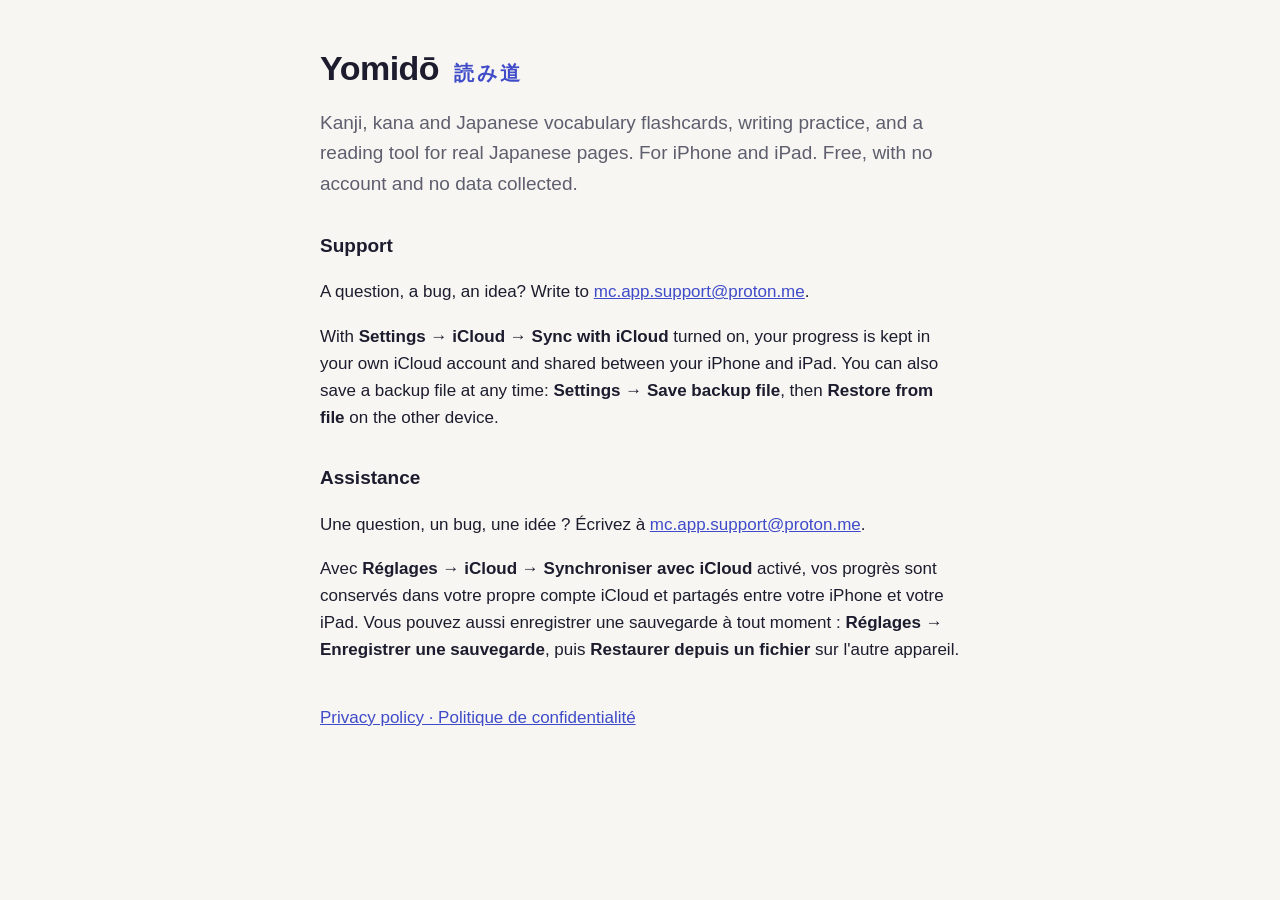
<file: index.html>
<!doctype html>
<html lang="en">
<head>
<meta charset="utf-8">
<meta name="viewport" content="width=device-width, initial-scale=1">
<title>Yomidō</title>
<link rel="stylesheet" href="style.css">
</head>
<body>
<main>
  <h1>Yomidō <span class="jp">読み道</span></h1>
  <p class="lead">Kanji, kana and Japanese vocabulary flashcards, writing practice, and a reading tool for real Japanese pages. For iPhone and iPad. Free, with no account and no data collected.</p>

  <h2>Support</h2>
  <p>A question, a bug, an idea? Write to <a href="mailto:mc.app.support@proton.me">mc.app.support@proton.me</a>.</p>
  <p>With <b>Settings → iCloud → Sync with iCloud</b> turned on, your progress is kept in your own iCloud account and shared between your iPhone and iPad. You can also save a backup file at any time: <b>Settings → Save backup file</b>, then <b>Restore from file</b> on the other device.</p>

  <h2>Assistance</h2>
  <p lang="fr">Une question, un bug, une idée ? Écrivez à <a href="mailto:mc.app.support@proton.me">mc.app.support@proton.me</a>.</p>
  <p lang="fr">Avec <b>Réglages → iCloud → Synchroniser avec iCloud</b> activé, vos progrès sont conservés dans votre propre compte iCloud et partagés entre votre iPhone et votre iPad. Vous pouvez aussi enregistrer une sauvegarde à tout moment : <b>Réglages → Enregistrer une sauvegarde</b>, puis <b>Restaurer depuis un fichier</b> sur l'autre appareil.</p>

  <p class="links"><a href="privacy.html">Privacy policy · Politique de confidentialité</a></p>
</main>
</body>
</html>
</file>
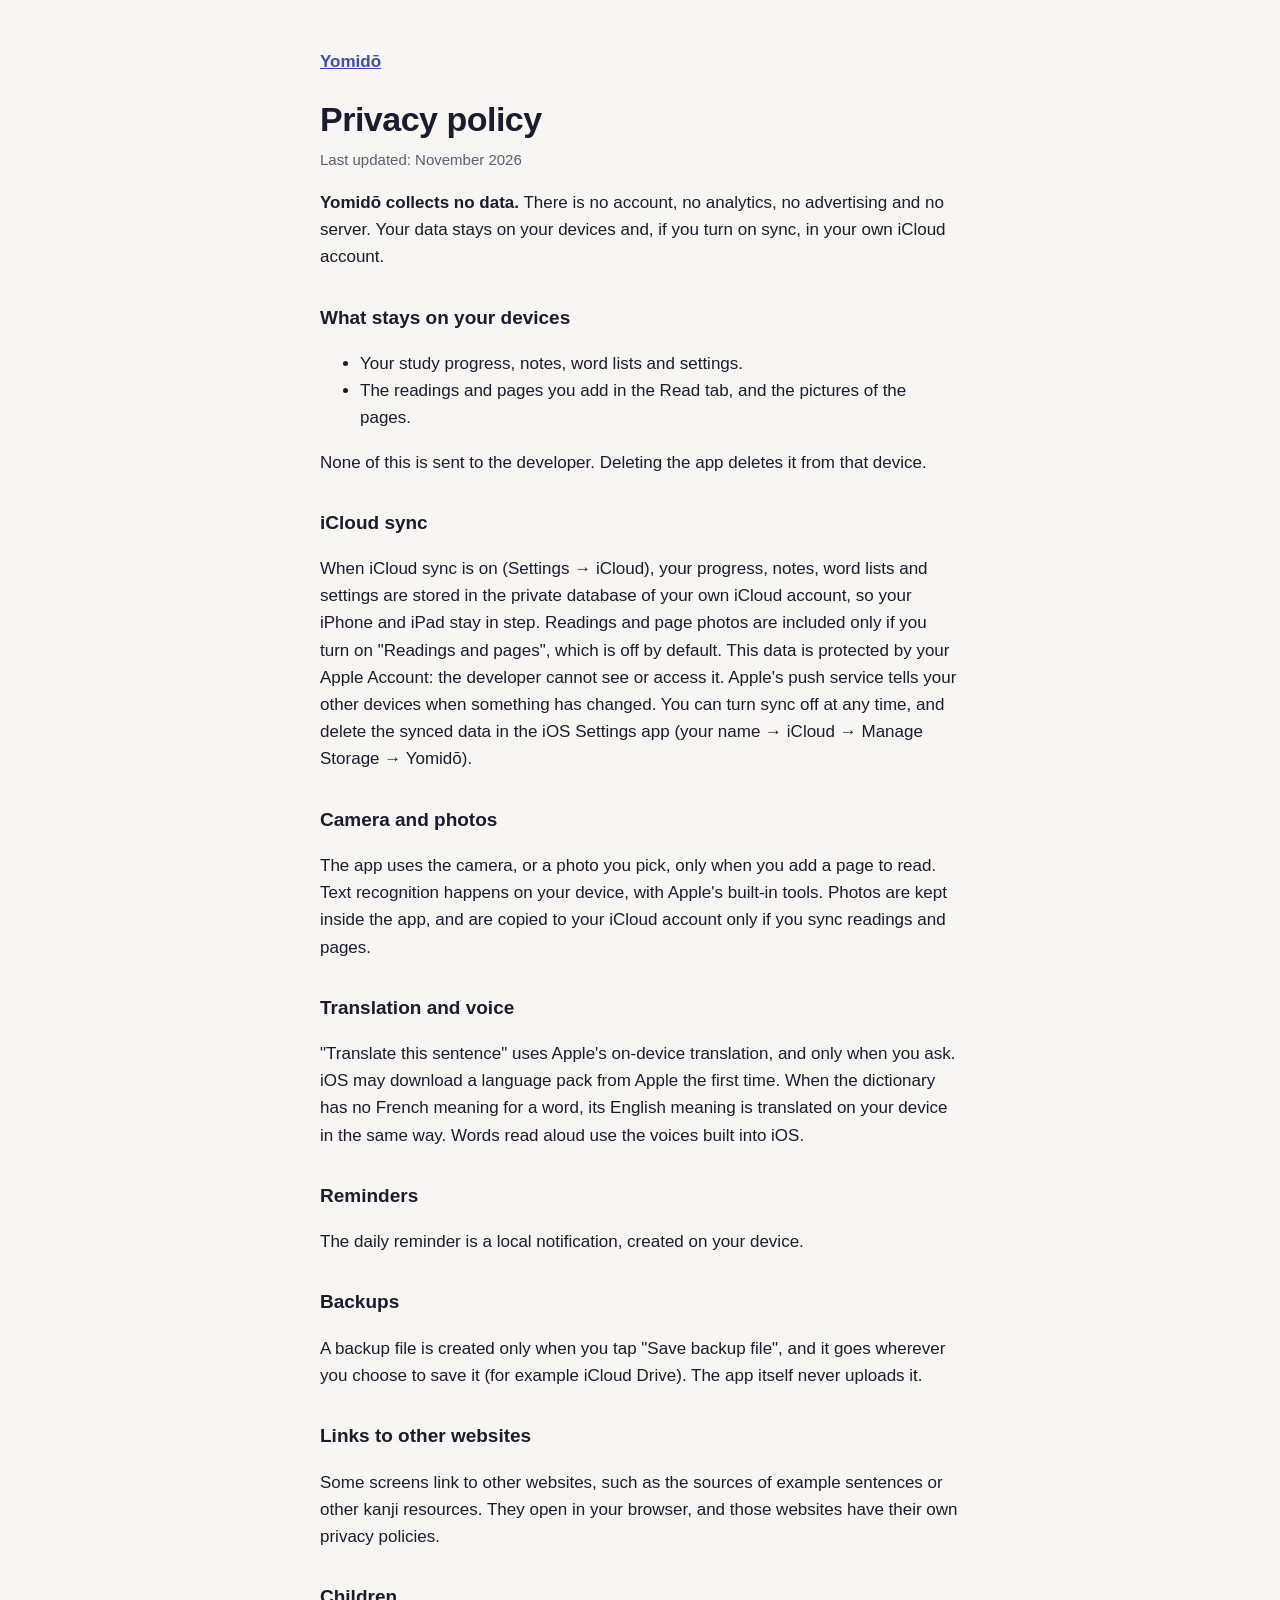
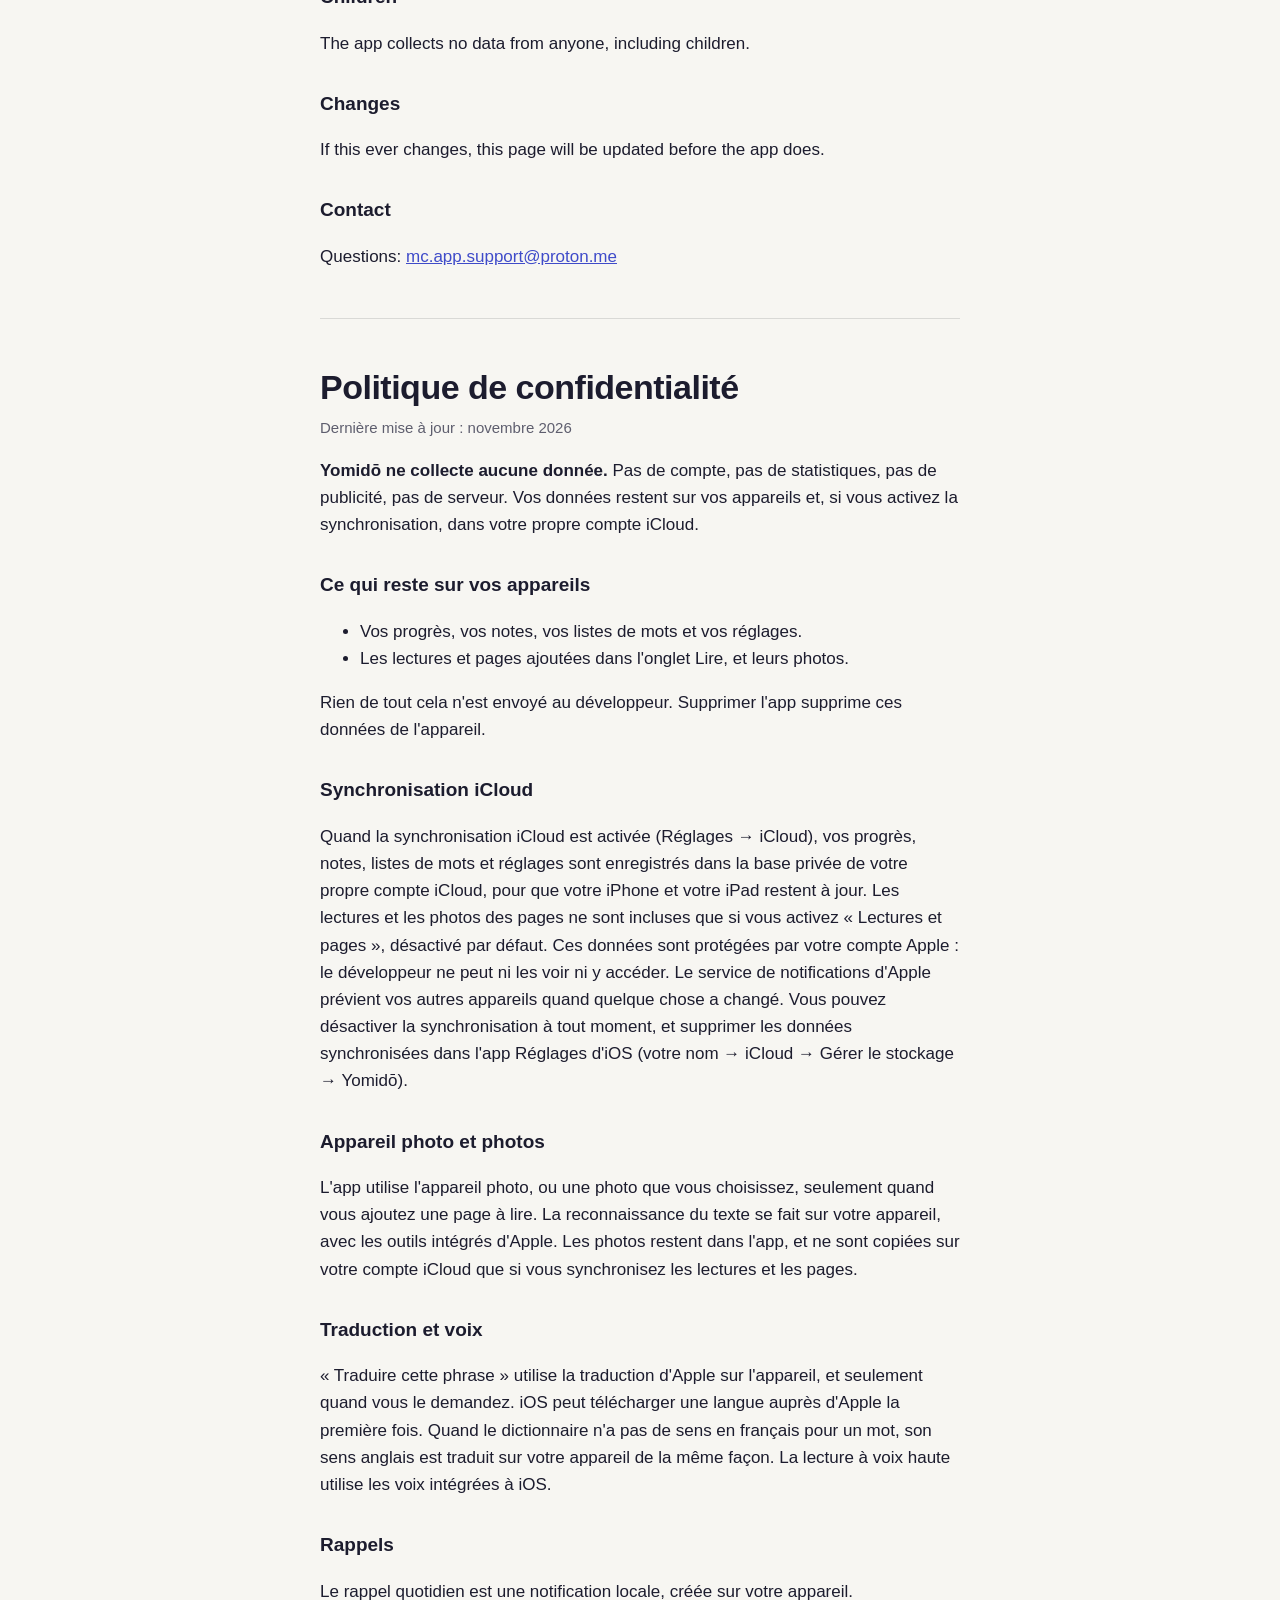
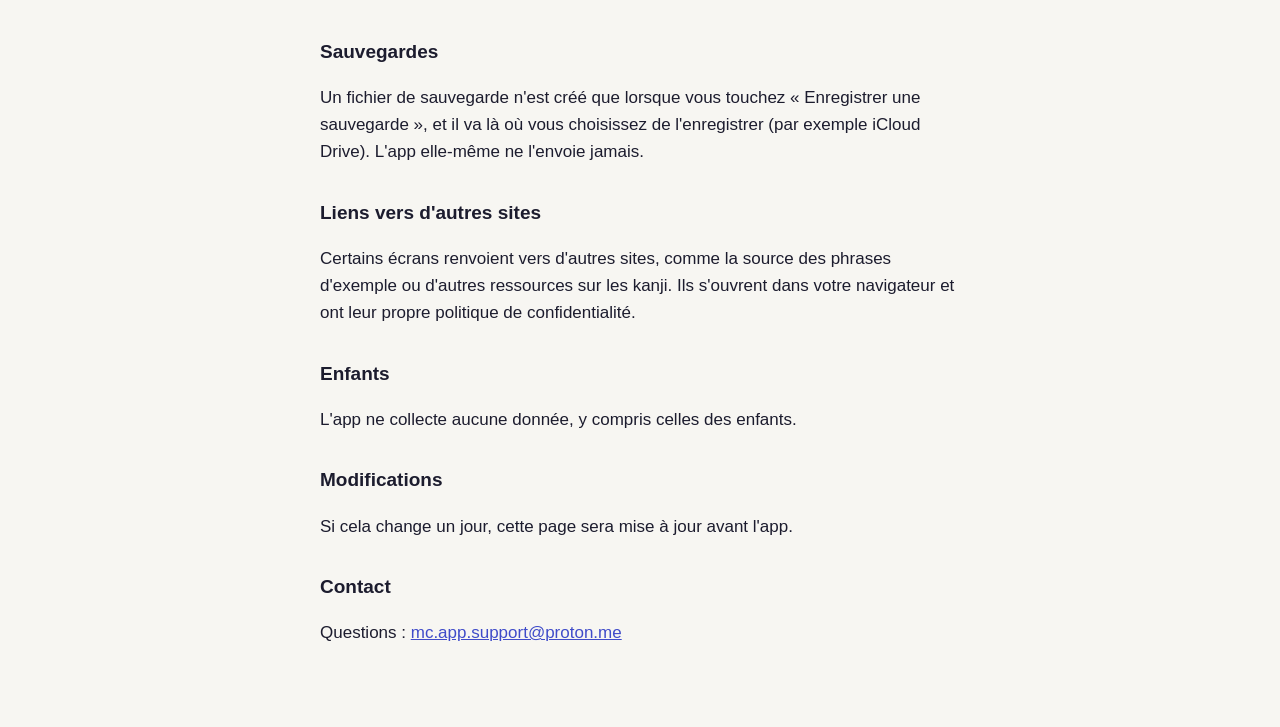
<file: privacy.html>
<!doctype html>
<html lang="en">
<head>
<meta charset="utf-8">
<meta name="viewport" content="width=device-width, initial-scale=1">
<title>Yomidō · Privacy policy</title>
<link rel="stylesheet" href="style.css">
</head>
<body>
<main>
  <p class="back"><a href="./">Yomidō</a></p>
  <h1>Privacy policy</h1>
  <p class="date">Last updated: November 2026</p>

  <p><b>Yomidō collects no data.</b> There is no account, no analytics, no advertising and no server. Your data stays on your devices and, if you turn on sync, in your own iCloud account.</p>

  <h2>What stays on your devices</h2>
  <ul>
    <li>Your study progress, notes, word lists and settings.</li>
    <li>The readings and pages you add in the Read tab, and the pictures of the pages.</li>
  </ul>
  <p>None of this is sent to the developer. Deleting the app deletes it from that device.</p>

  <h2>iCloud sync</h2>
  <p>When iCloud sync is on (Settings → iCloud), your progress, notes, word lists and settings are stored in the private database of your own iCloud account, so your iPhone and iPad stay in step. Readings and page photos are included only if you turn on "Readings and pages", which is off by default. This data is protected by your Apple Account: the developer cannot see or access it. Apple's push service tells your other devices when something has changed. You can turn sync off at any time, and delete the synced data in the iOS Settings app (your name → iCloud → Manage Storage → Yomidō).</p>

  <h2>Camera and photos</h2>
  <p>The app uses the camera, or a photo you pick, only when you add a page to read. Text recognition happens on your device, with Apple's built-in tools. Photos are kept inside the app, and are copied to your iCloud account only if you sync readings and pages.</p>

  <h2>Translation and voice</h2>
  <p>"Translate this sentence" uses Apple's on-device translation, and only when you ask. iOS may download a language pack from Apple the first time. When the dictionary has no French meaning for a word, its English meaning is translated on your device in the same way. Words read aloud use the voices built into iOS.</p>

  <h2>Reminders</h2>
  <p>The daily reminder is a local notification, created on your device.</p>

  <h2>Backups</h2>
  <p>A backup file is created only when you tap "Save backup file", and it goes wherever you choose to save it (for example iCloud Drive). The app itself never uploads it.</p>

  <h2>Links to other websites</h2>
  <p>Some screens link to other websites, such as the sources of example sentences or other kanji resources. They open in your browser, and those websites have their own privacy policies.</p>

  <h2>Children</h2>
  <p>The app collects no data from anyone, including children.</p>

  <h2>Changes</h2>
  <p>If this ever changes, this page will be updated before the app does.</p>

  <h2>Contact</h2>
  <p>Questions: <a href="mailto:mc.app.support@proton.me">mc.app.support@proton.me</a></p>

  <hr>

  <h1 lang="fr">Politique de confidentialité</h1>
  <div lang="fr">
  <p class="date">Dernière mise à jour : novembre 2026</p>
  <p><b>Yomidō ne collecte aucune donnée.</b> Pas de compte, pas de statistiques, pas de publicité, pas de serveur. Vos données restent sur vos appareils et, si vous activez la synchronisation, dans votre propre compte iCloud.</p>

  <h2>Ce qui reste sur vos appareils</h2>
  <ul>
    <li>Vos progrès, vos notes, vos listes de mots et vos réglages.</li>
    <li>Les lectures et pages ajoutées dans l'onglet Lire, et leurs photos.</li>
  </ul>
  <p>Rien de tout cela n'est envoyé au développeur. Supprimer l'app supprime ces données de l'appareil.</p>

  <h2>Synchronisation iCloud</h2>
  <p>Quand la synchronisation iCloud est activée (Réglages → iCloud), vos progrès, notes, listes de mots et réglages sont enregistrés dans la base privée de votre propre compte iCloud, pour que votre iPhone et votre iPad restent à jour. Les lectures et les photos des pages ne sont incluses que si vous activez « Lectures et pages », désactivé par défaut. Ces données sont protégées par votre compte Apple : le développeur ne peut ni les voir ni y accéder. Le service de notifications d'Apple prévient vos autres appareils quand quelque chose a changé. Vous pouvez désactiver la synchronisation à tout moment, et supprimer les données synchronisées dans l'app Réglages d'iOS (votre nom → iCloud → Gérer le stockage → Yomidō).</p>

  <h2>Appareil photo et photos</h2>
  <p>L'app utilise l'appareil photo, ou une photo que vous choisissez, seulement quand vous ajoutez une page à lire. La reconnaissance du texte se fait sur votre appareil, avec les outils intégrés d'Apple. Les photos restent dans l'app, et ne sont copiées sur votre compte iCloud que si vous synchronisez les lectures et les pages.</p>

  <h2>Traduction et voix</h2>
  <p>« Traduire cette phrase » utilise la traduction d'Apple sur l'appareil, et seulement quand vous le demandez. iOS peut télécharger une langue auprès d'Apple la première fois. Quand le dictionnaire n'a pas de sens en français pour un mot, son sens anglais est traduit sur votre appareil de la même façon. La lecture à voix haute utilise les voix intégrées à iOS.</p>

  <h2>Rappels</h2>
  <p>Le rappel quotidien est une notification locale, créée sur votre appareil.</p>

  <h2>Sauvegardes</h2>
  <p>Un fichier de sauvegarde n'est créé que lorsque vous touchez « Enregistrer une sauvegarde », et il va là où vous choisissez de l'enregistrer (par exemple iCloud Drive). L'app elle-même ne l'envoie jamais.</p>

  <h2>Liens vers d'autres sites</h2>
  <p>Certains écrans renvoient vers d'autres sites, comme la source des phrases d'exemple ou d'autres ressources sur les kanji. Ils s'ouvrent dans votre navigateur et ont leur propre politique de confidentialité.</p>

  <h2>Enfants</h2>
  <p>L'app ne collecte aucune donnée, y compris celles des enfants.</p>

  <h2>Modifications</h2>
  <p>Si cela change un jour, cette page sera mise à jour avant l'app.</p>

  <h2>Contact</h2>
  <p>Questions : <a href="mailto:mc.app.support@proton.me">mc.app.support@proton.me</a></p>
  </div>
</main>
</body>
</html>
</file>
<file: style.css>
:root { --ink: #1C1C2E; --muted: #5E5E6E; --tint: #3F4BC9; --bg: #F7F6F2; --card: #FFFFFF; }
@media (prefers-color-scheme: dark) {
  :root { --ink: #F2F2F7; --muted: #A8A8B8; --tint: #7D87FF; --bg: #0E0F1A; --card: #181A2A; }
}
* { box-sizing: border-box; }
body { margin: 0; background: var(--bg); color: var(--ink);
       font: 17px/1.6 -apple-system, BlinkMacSystemFont, "Segoe UI", "Hiragino Sans", sans-serif; }
main { max-width: 680px; margin: 0 auto; padding: 48px 20px 64px; }
h1 { font-size: 34px; line-height: 1.2; margin: 0 0 8px; letter-spacing: -0.5px; }
h1 .jp { color: var(--tint); font-size: 20px; letter-spacing: 3px; margin-left: 6px; }
h2 { font-size: 19px; margin: 32px 0 6px; }
p, li { color: var(--ink); }
.lead { font-size: 19px; color: var(--muted); }
.date { color: var(--muted); font-size: 15px; margin-top: 0; }
.back { margin: 0 0 24px; font-weight: 600; }
a { color: var(--tint); }
hr { border: 0; border-top: 1px solid rgba(127,127,127,.25); margin: 48px 0; }
.links { margin-top: 40px; }
</file>
